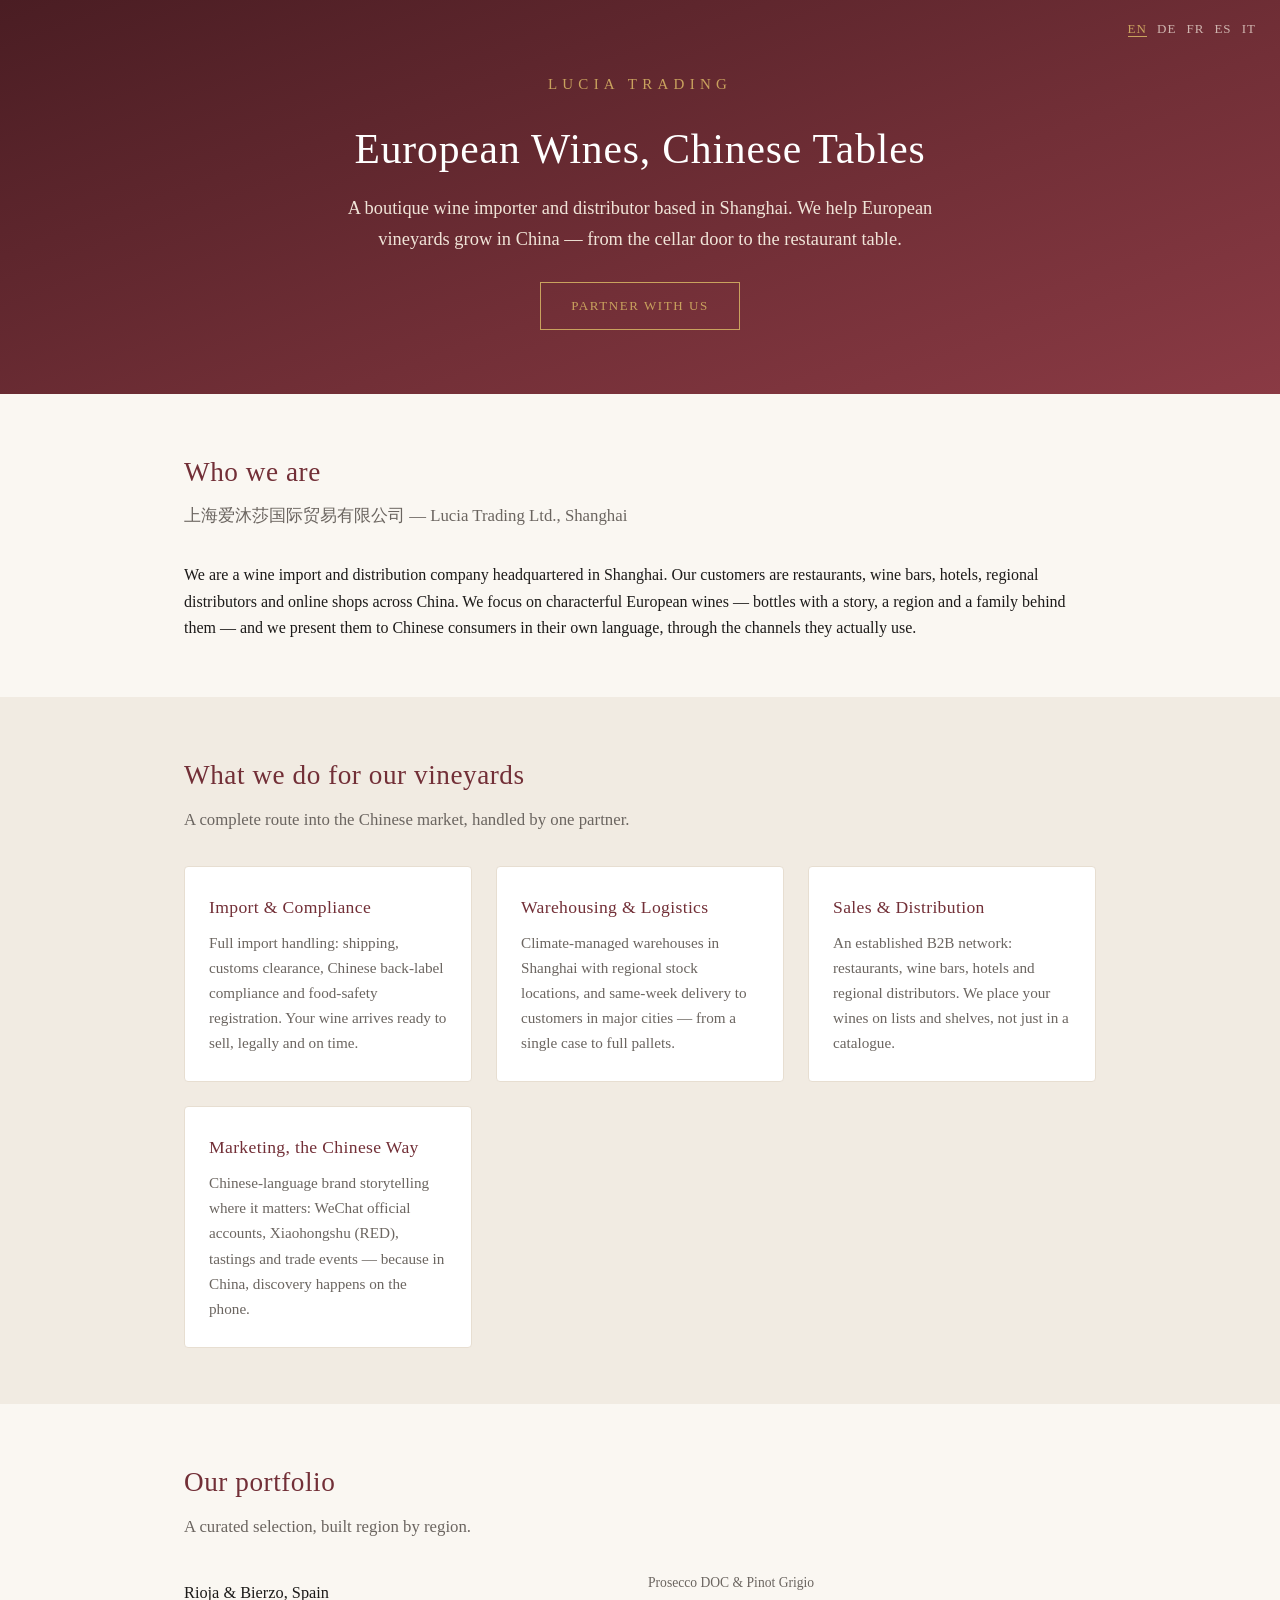
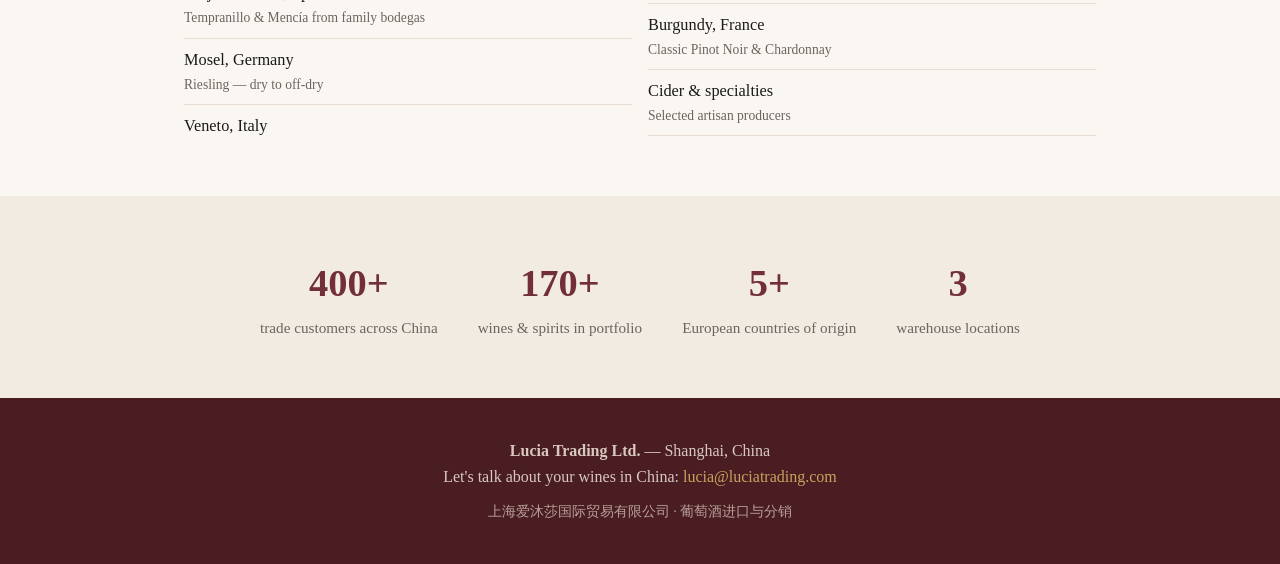
<file: site/index.html>
<!DOCTYPE html>
<html lang="en">
<head>
<meta charset="UTF-8">
<meta name="viewport" content="width=device-width, initial-scale=1.0">
<title>Lucia Trading — European Wines in China | Wine Importer &amp; Distributor, Shanghai</title>
<meta name="description" content="Lucia Trading is a boutique wine importer and distributor based in Shanghai, bringing European wines to the Chinese market — import, customs, warehousing, nationwide distribution and marketing.">
<link rel="stylesheet" href="style.css">
</head>
<body>

<header class="hero">
  <nav class="lang">
    <a href="./" class="current">EN</a><a href="de/">DE</a><a href="fr/">FR</a><a href="es/">ES</a><a href="it/">IT</a>
  </nav>
  <div class="wrap">
    <div class="brand">Lucia Trading</div>
    <h1>European Wines, Chinese Tables</h1>
    <p class="sub">A boutique wine importer and distributor based in Shanghai.
    We help European vineyards grow in China — from the cellar door to the
    restaurant table.</p>
    <a class="cta" href="mailto:lucia@luciatrading.com">Partner with us</a>
  </div>
</header>

<section>
  <div class="wrap">
    <h2>Who we are</h2>
    <p class="lead">上海爱沐莎国际贸易有限公司 — Lucia Trading Ltd., Shanghai</p>
    <p>We are a wine import and distribution company headquartered in Shanghai.
    Our customers are restaurants, wine bars, hotels, regional distributors and
    online shops across China. We focus on characterful European wines —
    bottles with a story, a region and a family behind them — and we present
    them to Chinese consumers in their own language, through the channels they
    actually use.</p>
  </div>
</section>

<section class="alt">
  <div class="wrap">
    <h2>What we do for our vineyards</h2>
    <p class="lead">A complete route into the Chinese market, handled by one partner.</p>
    <div class="grid">
      <div class="card">
        <h3>Import &amp; Compliance</h3>
        <p>Full import handling: shipping, customs clearance, Chinese back-label
        compliance and food-safety registration. Your wine arrives ready to sell,
        legally and on time.</p>
      </div>
      <div class="card">
        <h3>Warehousing &amp; Logistics</h3>
        <p>Climate-managed warehouses in Shanghai with regional stock locations,
        and same-week delivery to customers in major cities — from a single case
        to full pallets.</p>
      </div>
      <div class="card">
        <h3>Sales &amp; Distribution</h3>
        <p>An established B2B network: restaurants, wine bars, hotels and
        regional distributors. We place your wines on lists and shelves, not
        just in a catalogue.</p>
      </div>
      <div class="card">
        <h3>Marketing, the Chinese Way</h3>
        <p>Chinese-language brand storytelling where it matters: WeChat
        official accounts, Xiaohongshu (RED), tastings and trade events —
        because in China, discovery happens on the phone.</p>
      </div>
    </div>
  </div>
</section>

<section>
  <div class="wrap">
    <h2>Our portfolio</h2>
    <p class="lead">A curated selection, built region by region.</p>
    <ul class="regions">
      <li>Rioja &amp; Bierzo, Spain <small>Tempranillo &amp; Mencía from family bodegas</small></li>
      <li>Mosel, Germany <small>Riesling — dry to off-dry</small></li>
      <li>Veneto, Italy <small>Prosecco DOC &amp; Pinot Grigio</small></li>
      <li>Burgundy, France <small>Classic Pinot Noir &amp; Chardonnay</small></li>
      <li>Cider &amp; specialties <small>Selected artisan producers</small></li>
    </ul>
  </div>
</section>

<section class="alt">
  <div class="wrap">
    <div class="stats">
      <div class="stat"><b>400+</b><span>trade customers across China</span></div>
      <div class="stat"><b>170+</b><span>wines &amp; spirits in portfolio</span></div>
      <div class="stat"><b>5+</b><span>European countries of origin</span></div>
      <div class="stat"><b>3</b><span>warehouse locations</span></div>
    </div>
  </div>
</section>

<footer>
  <div class="wrap">
    <p><b>Lucia Trading Ltd.</b> — Shanghai, China</p>
    <p>Let's talk about your wines in China:
      <a href="mailto:lucia@luciatrading.com">lucia@luciatrading.com</a></p>
    <p class="cn">上海爱沐莎国际贸易有限公司 · 葡萄酒进口与分销</p>
  </div>
</footer>

</body>
</html>
</file>
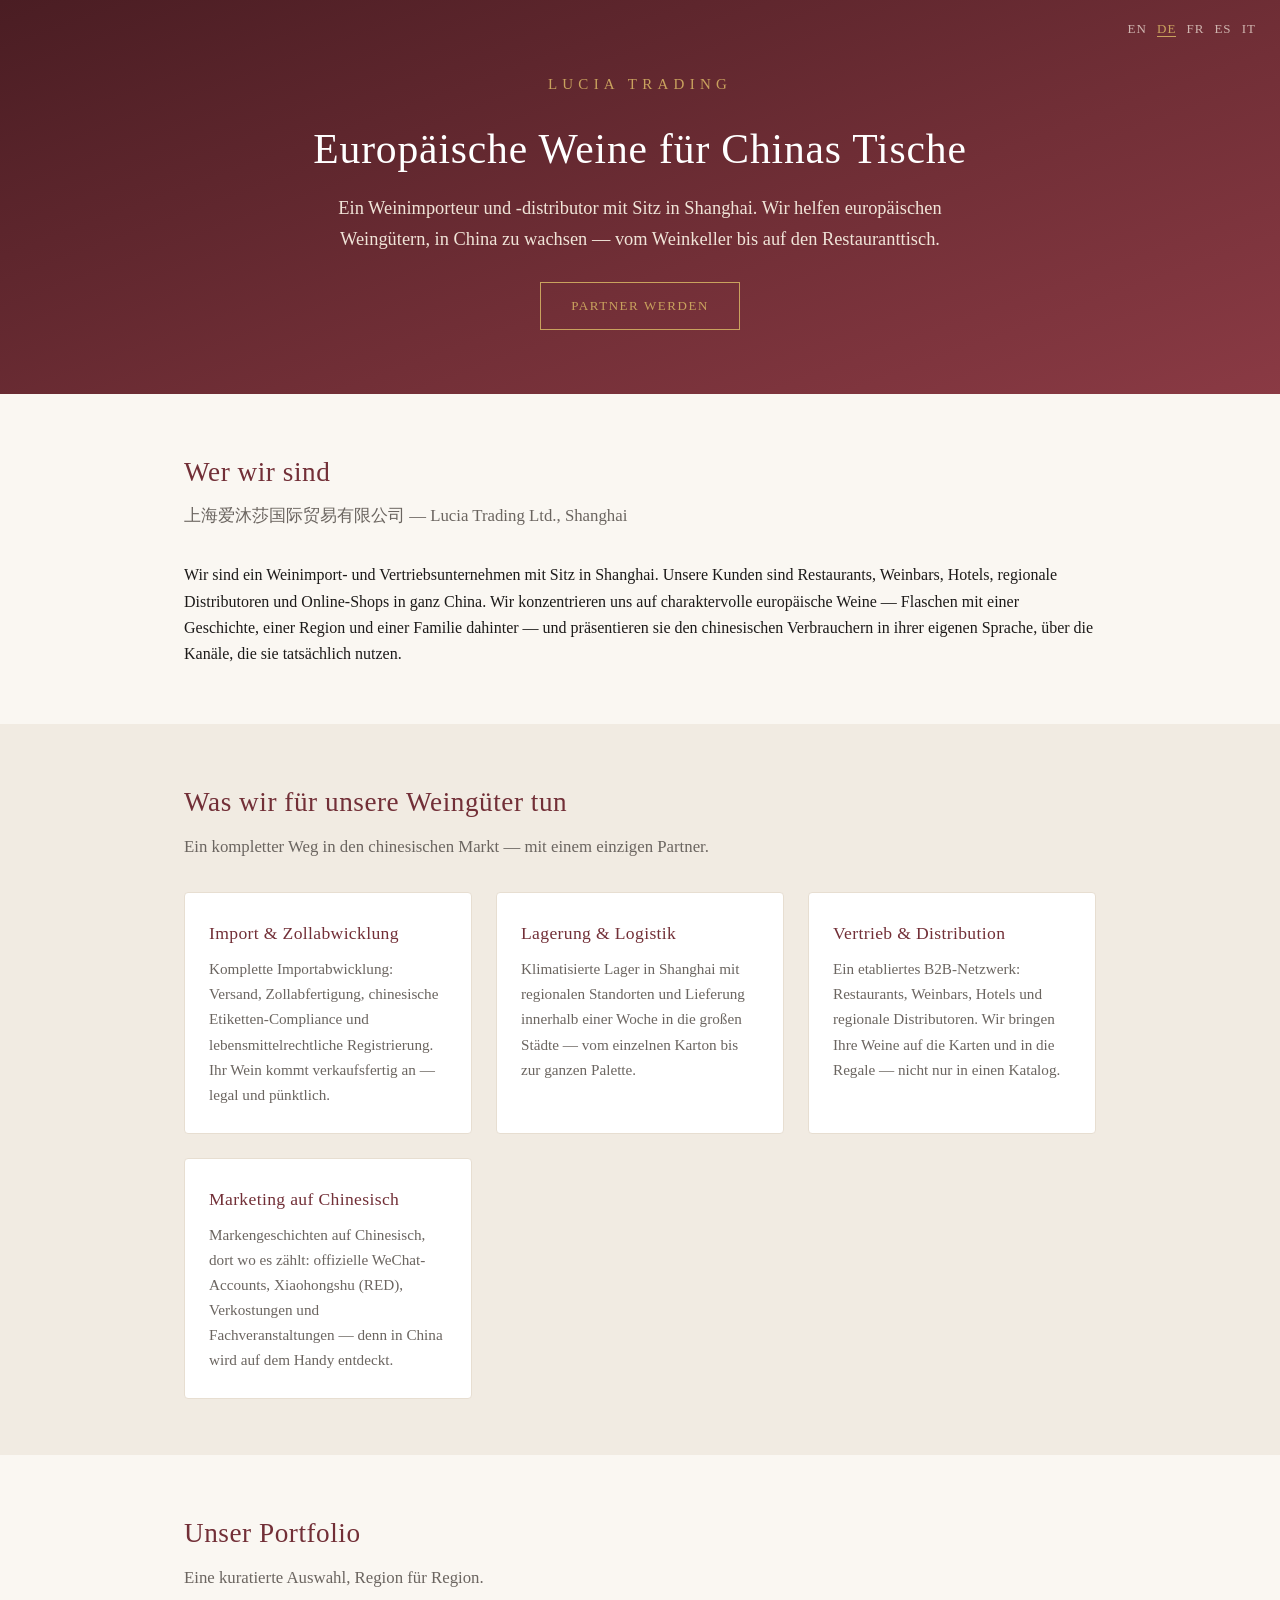
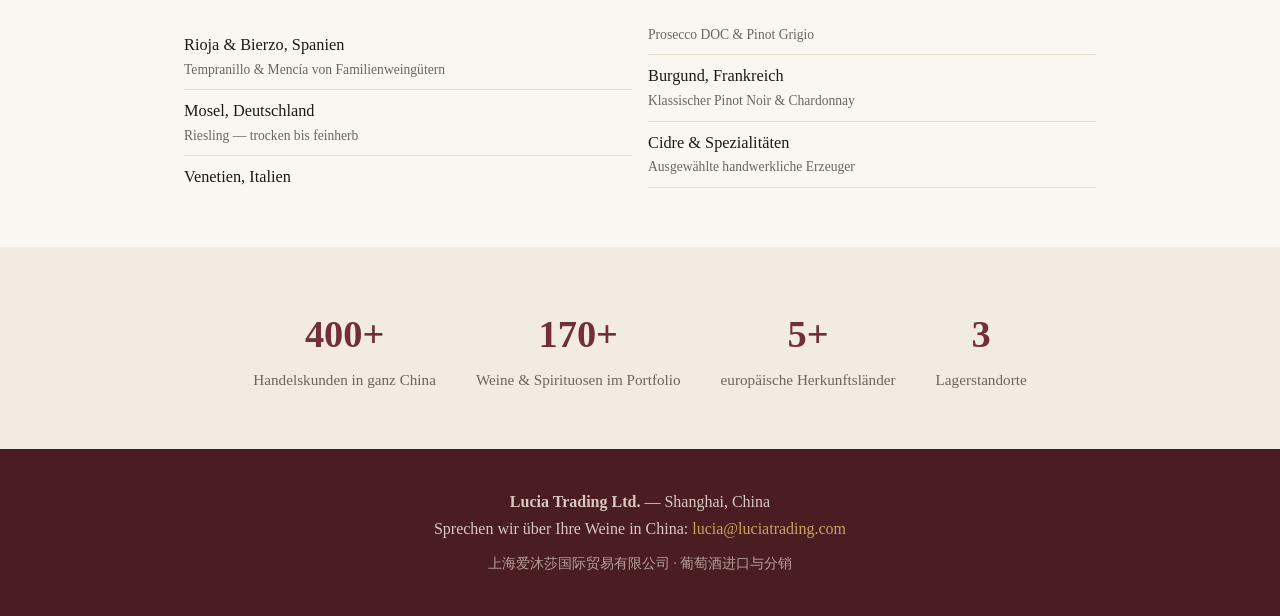
<file: site/de/index.html>
<!DOCTYPE html>
<html lang="de">
<head>
<meta charset="UTF-8">
<meta name="viewport" content="width=device-width, initial-scale=1.0">
<title>Lucia Trading — Europäische Weine in China | Weinimport &amp; Distribution, Shanghai</title>
<meta name="description" content="Lucia Trading ist ein Weinimporteur und -distributor in Shanghai und bringt europäische Weine auf den chinesischen Markt — Import, Zoll, Lagerung, landesweite Distribution und Marketing.">
<link rel="stylesheet" href="../style.css">
</head>
<body>

<header class="hero">
  <nav class="lang">
    <a href="../">EN</a><a href="./" class="current">DE</a><a href="../fr/">FR</a><a href="../es/">ES</a><a href="../it/">IT</a>
  </nav>
  <div class="wrap">
    <div class="brand">Lucia Trading</div>
    <h1>Europäische Weine für Chinas Tische</h1>
    <p class="sub">Ein Weinimporteur und -distributor mit Sitz in Shanghai.
    Wir helfen europäischen Weingütern, in China zu wachsen — vom Weinkeller
    bis auf den Restauranttisch.</p>
    <a class="cta" href="mailto:lucia@luciatrading.com">Partner werden</a>
  </div>
</header>

<section>
  <div class="wrap">
    <h2>Wer wir sind</h2>
    <p class="lead">上海爱沐莎国际贸易有限公司 — Lucia Trading Ltd., Shanghai</p>
    <p>Wir sind ein Weinimport- und Vertriebsunternehmen mit Sitz in Shanghai.
    Unsere Kunden sind Restaurants, Weinbars, Hotels, regionale Distributoren
    und Online-Shops in ganz China. Wir konzentrieren uns auf charaktervolle
    europäische Weine — Flaschen mit einer Geschichte, einer Region und einer
    Familie dahinter — und präsentieren sie den chinesischen Verbrauchern in
    ihrer eigenen Sprache, über die Kanäle, die sie tatsächlich nutzen.</p>
  </div>
</section>

<section class="alt">
  <div class="wrap">
    <h2>Was wir für unsere Weingüter tun</h2>
    <p class="lead">Ein kompletter Weg in den chinesischen Markt — mit einem einzigen Partner.</p>
    <div class="grid">
      <div class="card">
        <h3>Import &amp; Zollabwicklung</h3>
        <p>Komplette Importabwicklung: Versand, Zollabfertigung, chinesische
        Etiketten-Compliance und lebensmittelrechtliche Registrierung. Ihr Wein
        kommt verkaufsfertig an — legal und pünktlich.</p>
      </div>
      <div class="card">
        <h3>Lagerung &amp; Logistik</h3>
        <p>Klimatisierte Lager in Shanghai mit regionalen Standorten und
        Lieferung innerhalb einer Woche in die großen Städte — vom einzelnen
        Karton bis zur ganzen Palette.</p>
      </div>
      <div class="card">
        <h3>Vertrieb &amp; Distribution</h3>
        <p>Ein etabliertes B2B-Netzwerk: Restaurants, Weinbars, Hotels und
        regionale Distributoren. Wir bringen Ihre Weine auf die Karten und in
        die Regale — nicht nur in einen Katalog.</p>
      </div>
      <div class="card">
        <h3>Marketing auf Chinesisch</h3>
        <p>Markengeschichten auf Chinesisch, dort wo es zählt: offizielle
        WeChat-Accounts, Xiaohongshu (RED), Verkostungen und
        Fachveranstaltungen — denn in China wird auf dem Handy entdeckt.</p>
      </div>
    </div>
  </div>
</section>

<section>
  <div class="wrap">
    <h2>Unser Portfolio</h2>
    <p class="lead">Eine kuratierte Auswahl, Region für Region.</p>
    <ul class="regions">
      <li>Rioja &amp; Bierzo, Spanien <small>Tempranillo &amp; Mencía von Familienweingütern</small></li>
      <li>Mosel, Deutschland <small>Riesling — trocken bis feinherb</small></li>
      <li>Venetien, Italien <small>Prosecco DOC &amp; Pinot Grigio</small></li>
      <li>Burgund, Frankreich <small>Klassischer Pinot Noir &amp; Chardonnay</small></li>
      <li>Cidre &amp; Spezialitäten <small>Ausgewählte handwerkliche Erzeuger</small></li>
    </ul>
  </div>
</section>

<section class="alt">
  <div class="wrap">
    <div class="stats">
      <div class="stat"><b>400+</b><span>Handelskunden in ganz China</span></div>
      <div class="stat"><b>170+</b><span>Weine &amp; Spirituosen im Portfolio</span></div>
      <div class="stat"><b>5+</b><span>europäische Herkunftsländer</span></div>
      <div class="stat"><b>3</b><span>Lagerstandorte</span></div>
    </div>
  </div>
</section>

<footer>
  <div class="wrap">
    <p><b>Lucia Trading Ltd.</b> — Shanghai, China</p>
    <p>Sprechen wir über Ihre Weine in China:
      <a href="mailto:lucia@luciatrading.com">lucia@luciatrading.com</a></p>
    <p class="cn">上海爱沐莎国际贸易有限公司 · 葡萄酒进口与分销</p>
  </div>
</footer>

</body>
</html>
</file>
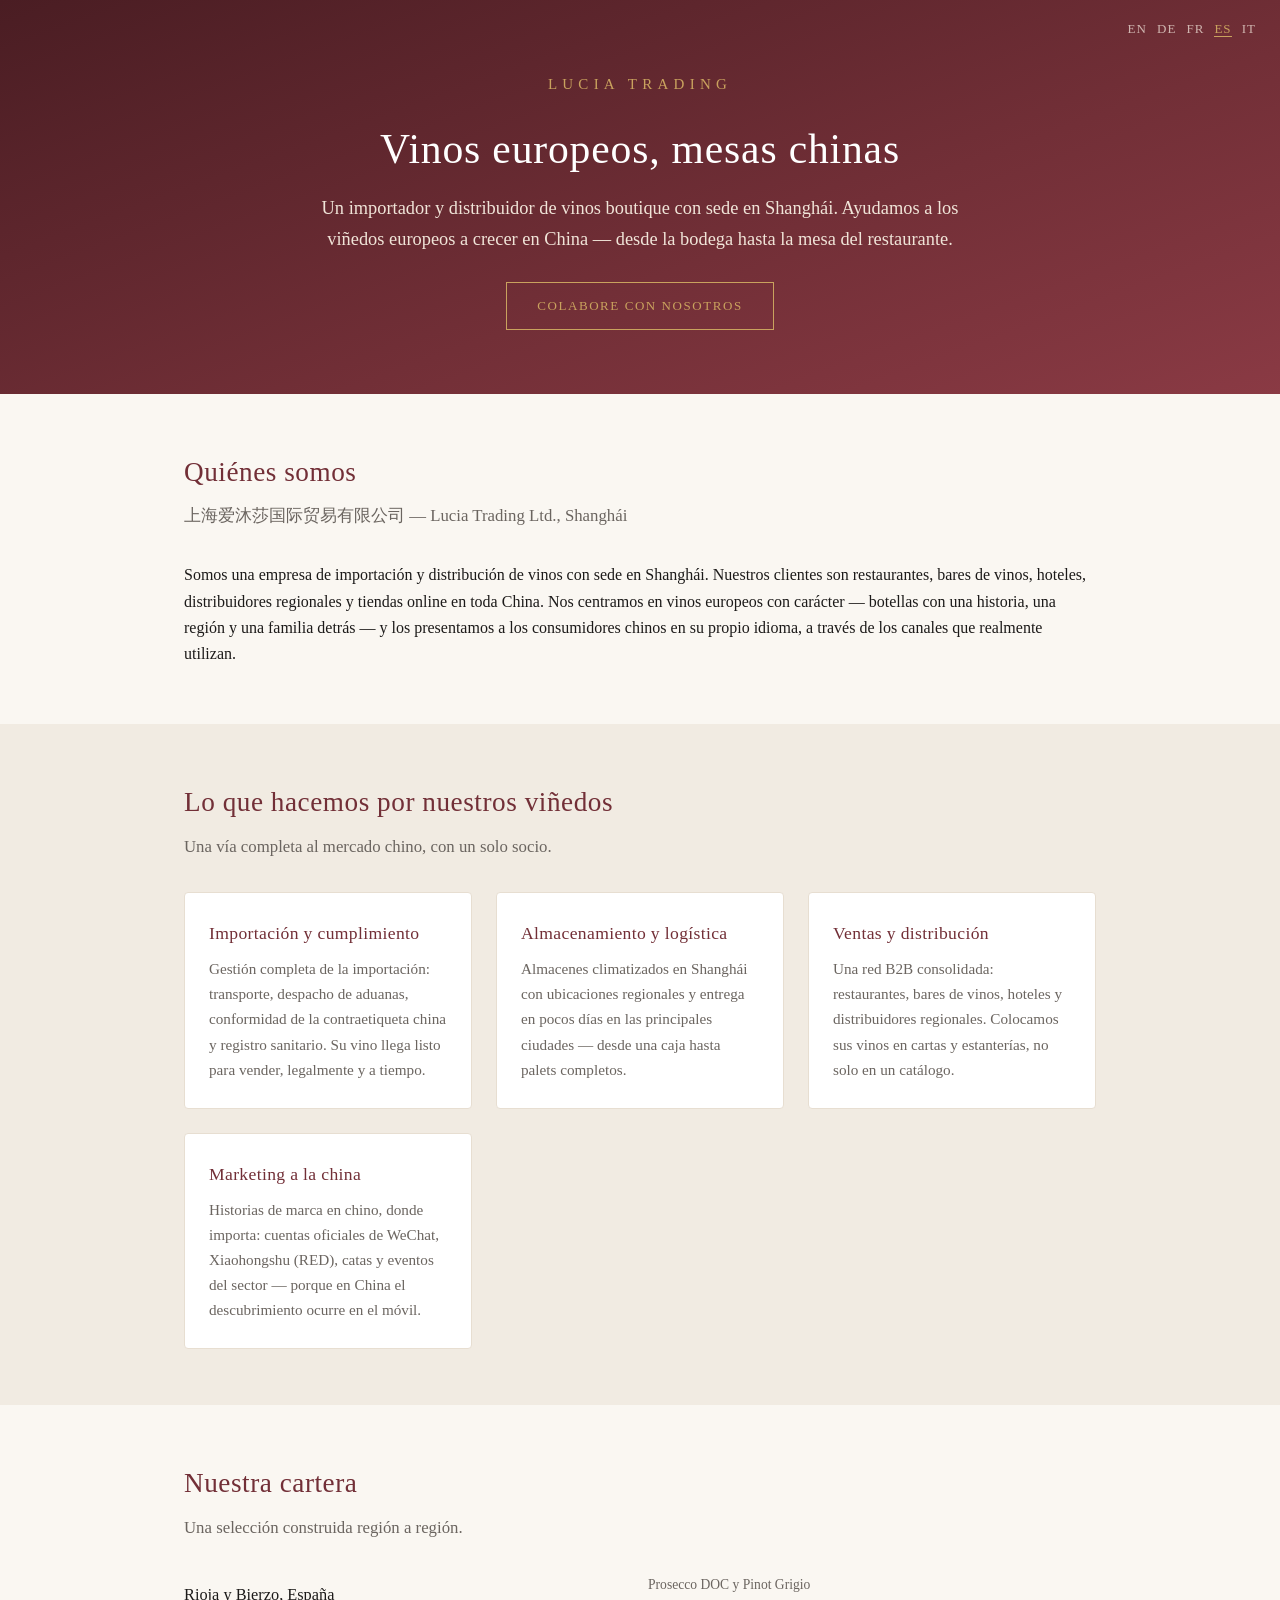
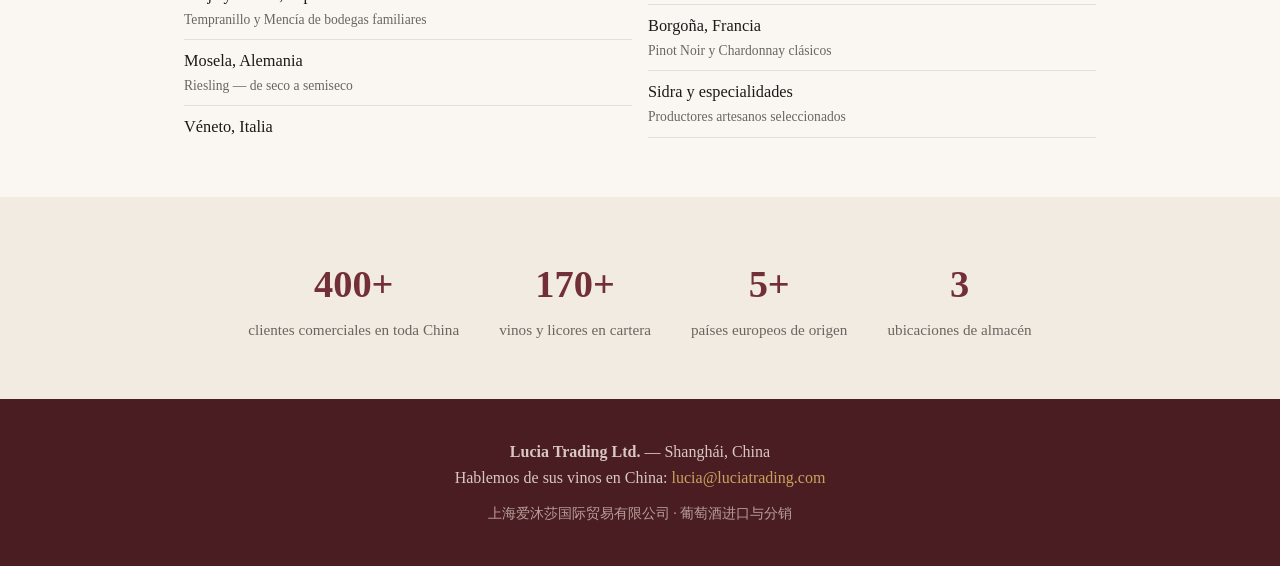
<file: site/es/index.html>
<!DOCTYPE html>
<html lang="es">
<head>
<meta charset="UTF-8">
<meta name="viewport" content="width=device-width, initial-scale=1.0">
<title>Lucia Trading — Vinos europeos en China | Importador &amp; Distribuidor de vinos, Shanghái</title>
<meta name="description" content="Lucia Trading es un importador y distribuidor de vinos con sede en Shanghái que lleva los vinos europeos al mercado chino — importación, aduanas, almacenamiento, distribución nacional y marketing.">
<link rel="stylesheet" href="../style.css">
</head>
<body>

<header class="hero">
  <nav class="lang">
    <a href="../">EN</a><a href="../de/">DE</a><a href="../fr/">FR</a><a href="./" class="current">ES</a><a href="../it/">IT</a>
  </nav>
  <div class="wrap">
    <div class="brand">Lucia Trading</div>
    <h1>Vinos europeos, mesas chinas</h1>
    <p class="sub">Un importador y distribuidor de vinos boutique con sede en
    Shanghái. Ayudamos a los viñedos europeos a crecer en China — desde la
    bodega hasta la mesa del restaurante.</p>
    <a class="cta" href="mailto:lucia@luciatrading.com">Colabore con nosotros</a>
  </div>
</header>

<section>
  <div class="wrap">
    <h2>Quiénes somos</h2>
    <p class="lead">上海爱沐莎国际贸易有限公司 — Lucia Trading Ltd., Shanghái</p>
    <p>Somos una empresa de importación y distribución de vinos con sede en
    Shanghái. Nuestros clientes son restaurantes, bares de vinos, hoteles,
    distribuidores regionales y tiendas online en toda China. Nos centramos en
    vinos europeos con carácter — botellas con una historia, una región y una
    familia detrás — y los presentamos a los consumidores chinos en su propio
    idioma, a través de los canales que realmente utilizan.</p>
  </div>
</section>

<section class="alt">
  <div class="wrap">
    <h2>Lo que hacemos por nuestros viñedos</h2>
    <p class="lead">Una vía completa al mercado chino, con un solo socio.</p>
    <div class="grid">
      <div class="card">
        <h3>Importación y cumplimiento</h3>
        <p>Gestión completa de la importación: transporte, despacho de aduanas,
        conformidad de la contraetiqueta china y registro sanitario. Su vino
        llega listo para vender, legalmente y a tiempo.</p>
      </div>
      <div class="card">
        <h3>Almacenamiento y logística</h3>
        <p>Almacenes climatizados en Shanghái con ubicaciones regionales y
        entrega en pocos días en las principales ciudades — desde una caja
        hasta palets completos.</p>
      </div>
      <div class="card">
        <h3>Ventas y distribución</h3>
        <p>Una red B2B consolidada: restaurantes, bares de vinos, hoteles y
        distribuidores regionales. Colocamos sus vinos en cartas y estanterías,
        no solo en un catálogo.</p>
      </div>
      <div class="card">
        <h3>Marketing a la china</h3>
        <p>Historias de marca en chino, donde importa: cuentas oficiales de
        WeChat, Xiaohongshu (RED), catas y eventos del sector — porque en China
        el descubrimiento ocurre en el móvil.</p>
      </div>
    </div>
  </div>
</section>

<section>
  <div class="wrap">
    <h2>Nuestra cartera</h2>
    <p class="lead">Una selección construida región a región.</p>
    <ul class="regions">
      <li>Rioja y Bierzo, España <small>Tempranillo y Mencía de bodegas familiares</small></li>
      <li>Mosela, Alemania <small>Riesling — de seco a semiseco</small></li>
      <li>Véneto, Italia <small>Prosecco DOC y Pinot Grigio</small></li>
      <li>Borgoña, Francia <small>Pinot Noir y Chardonnay clásicos</small></li>
      <li>Sidra y especialidades <small>Productores artesanos seleccionados</small></li>
    </ul>
  </div>
</section>

<section class="alt">
  <div class="wrap">
    <div class="stats">
      <div class="stat"><b>400+</b><span>clientes comerciales en toda China</span></div>
      <div class="stat"><b>170+</b><span>vinos y licores en cartera</span></div>
      <div class="stat"><b>5+</b><span>países europeos de origen</span></div>
      <div class="stat"><b>3</b><span>ubicaciones de almacén</span></div>
    </div>
  </div>
</section>

<footer>
  <div class="wrap">
    <p><b>Lucia Trading Ltd.</b> — Shanghái, China</p>
    <p>Hablemos de sus vinos en China:
      <a href="mailto:lucia@luciatrading.com">lucia@luciatrading.com</a></p>
    <p class="cn">上海爱沐莎国际贸易有限公司 · 葡萄酒进口与分销</p>
  </div>
</footer>

</body>
</html>
</file>
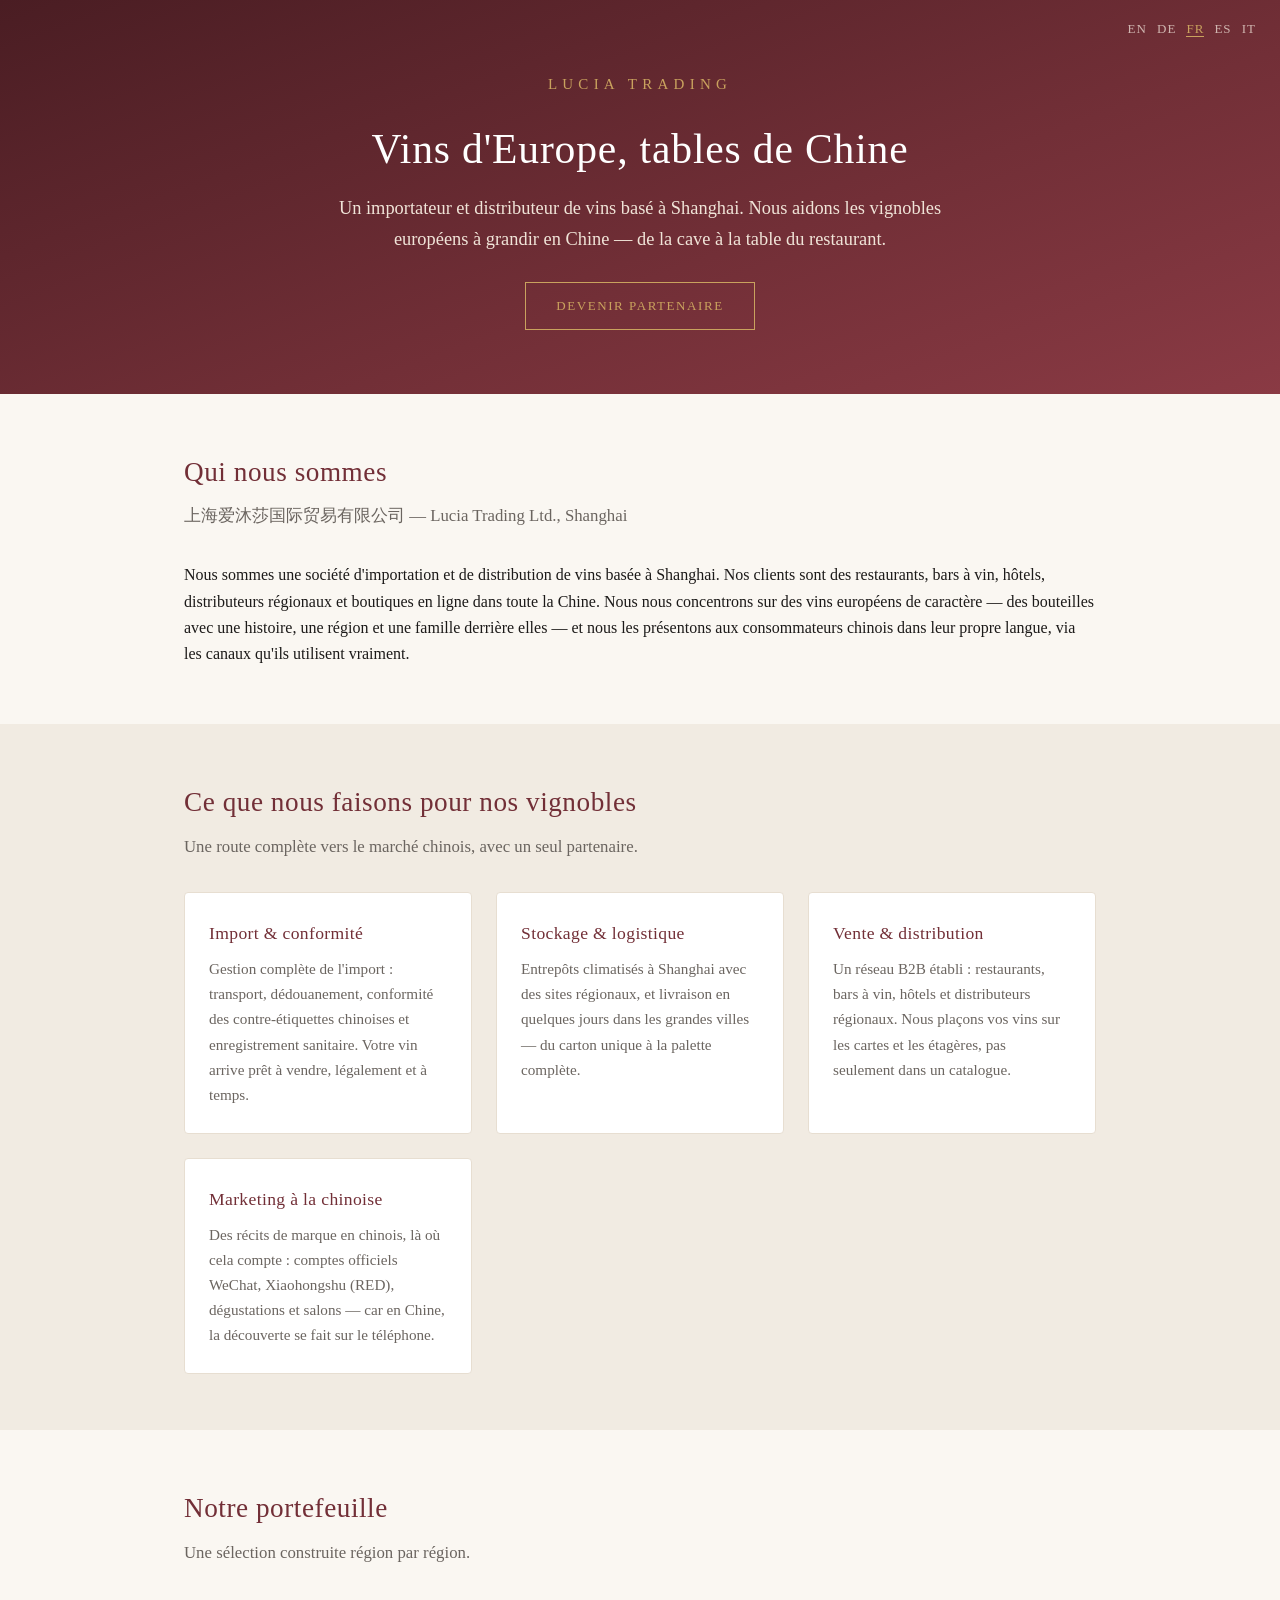
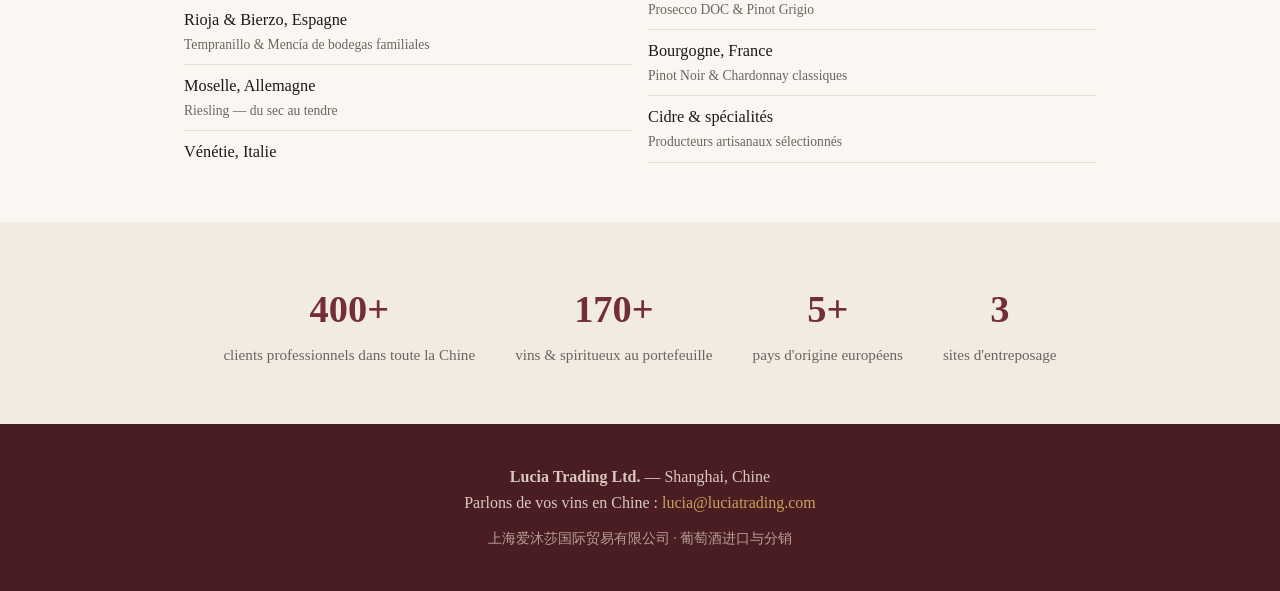
<file: site/fr/index.html>
<!DOCTYPE html>
<html lang="fr">
<head>
<meta charset="UTF-8">
<meta name="viewport" content="width=device-width, initial-scale=1.0">
<title>Lucia Trading — Vins d'Europe en Chine | Importateur &amp; Distributeur de vins, Shanghai</title>
<meta name="description" content="Lucia Trading est un importateur et distributeur de vins basé à Shanghai, qui apporte les vins européens sur le marché chinois — import, douanes, stockage, distribution nationale et marketing.">
<link rel="stylesheet" href="../style.css">
</head>
<body>

<header class="hero">
  <nav class="lang">
    <a href="../">EN</a><a href="../de/">DE</a><a href="./" class="current">FR</a><a href="../es/">ES</a><a href="../it/">IT</a>
  </nav>
  <div class="wrap">
    <div class="brand">Lucia Trading</div>
    <h1>Vins d'Europe, tables de Chine</h1>
    <p class="sub">Un importateur et distributeur de vins basé à Shanghai.
    Nous aidons les vignobles européens à grandir en Chine — de la cave à la
    table du restaurant.</p>
    <a class="cta" href="mailto:lucia@luciatrading.com">Devenir partenaire</a>
  </div>
</header>

<section>
  <div class="wrap">
    <h2>Qui nous sommes</h2>
    <p class="lead">上海爱沐莎国际贸易有限公司 — Lucia Trading Ltd., Shanghai</p>
    <p>Nous sommes une société d'importation et de distribution de vins basée
    à Shanghai. Nos clients sont des restaurants, bars à vin, hôtels,
    distributeurs régionaux et boutiques en ligne dans toute la Chine. Nous
    nous concentrons sur des vins européens de caractère — des bouteilles avec
    une histoire, une région et une famille derrière elles — et nous les
    présentons aux consommateurs chinois dans leur propre langue, via les
    canaux qu'ils utilisent vraiment.</p>
  </div>
</section>

<section class="alt">
  <div class="wrap">
    <h2>Ce que nous faisons pour nos vignobles</h2>
    <p class="lead">Une route complète vers le marché chinois, avec un seul partenaire.</p>
    <div class="grid">
      <div class="card">
        <h3>Import &amp; conformité</h3>
        <p>Gestion complète de l'import : transport, dédouanement, conformité
        des contre-étiquettes chinoises et enregistrement sanitaire. Votre vin
        arrive prêt à vendre, légalement et à temps.</p>
      </div>
      <div class="card">
        <h3>Stockage &amp; logistique</h3>
        <p>Entrepôts climatisés à Shanghai avec des sites régionaux, et
        livraison en quelques jours dans les grandes villes — du carton unique
        à la palette complète.</p>
      </div>
      <div class="card">
        <h3>Vente &amp; distribution</h3>
        <p>Un réseau B2B établi : restaurants, bars à vin, hôtels et
        distributeurs régionaux. Nous plaçons vos vins sur les cartes et les
        étagères, pas seulement dans un catalogue.</p>
      </div>
      <div class="card">
        <h3>Marketing à la chinoise</h3>
        <p>Des récits de marque en chinois, là où cela compte : comptes
        officiels WeChat, Xiaohongshu (RED), dégustations et salons —
        car en Chine, la découverte se fait sur le téléphone.</p>
      </div>
    </div>
  </div>
</section>

<section>
  <div class="wrap">
    <h2>Notre portefeuille</h2>
    <p class="lead">Une sélection construite région par région.</p>
    <ul class="regions">
      <li>Rioja &amp; Bierzo, Espagne <small>Tempranillo &amp; Mencía de bodegas familiales</small></li>
      <li>Moselle, Allemagne <small>Riesling — du sec au tendre</small></li>
      <li>Vénétie, Italie <small>Prosecco DOC &amp; Pinot Grigio</small></li>
      <li>Bourgogne, France <small>Pinot Noir &amp; Chardonnay classiques</small></li>
      <li>Cidre &amp; spécialités <small>Producteurs artisanaux sélectionnés</small></li>
    </ul>
  </div>
</section>

<section class="alt">
  <div class="wrap">
    <div class="stats">
      <div class="stat"><b>400+</b><span>clients professionnels dans toute la Chine</span></div>
      <div class="stat"><b>170+</b><span>vins &amp; spiritueux au portefeuille</span></div>
      <div class="stat"><b>5+</b><span>pays d'origine européens</span></div>
      <div class="stat"><b>3</b><span>sites d'entreposage</span></div>
    </div>
  </div>
</section>

<footer>
  <div class="wrap">
    <p><b>Lucia Trading Ltd.</b> — Shanghai, Chine</p>
    <p>Parlons de vos vins en Chine :
      <a href="mailto:lucia@luciatrading.com">lucia@luciatrading.com</a></p>
    <p class="cn">上海爱沐莎国际贸易有限公司 · 葡萄酒进口与分销</p>
  </div>
</footer>

</body>
</html>
</file>
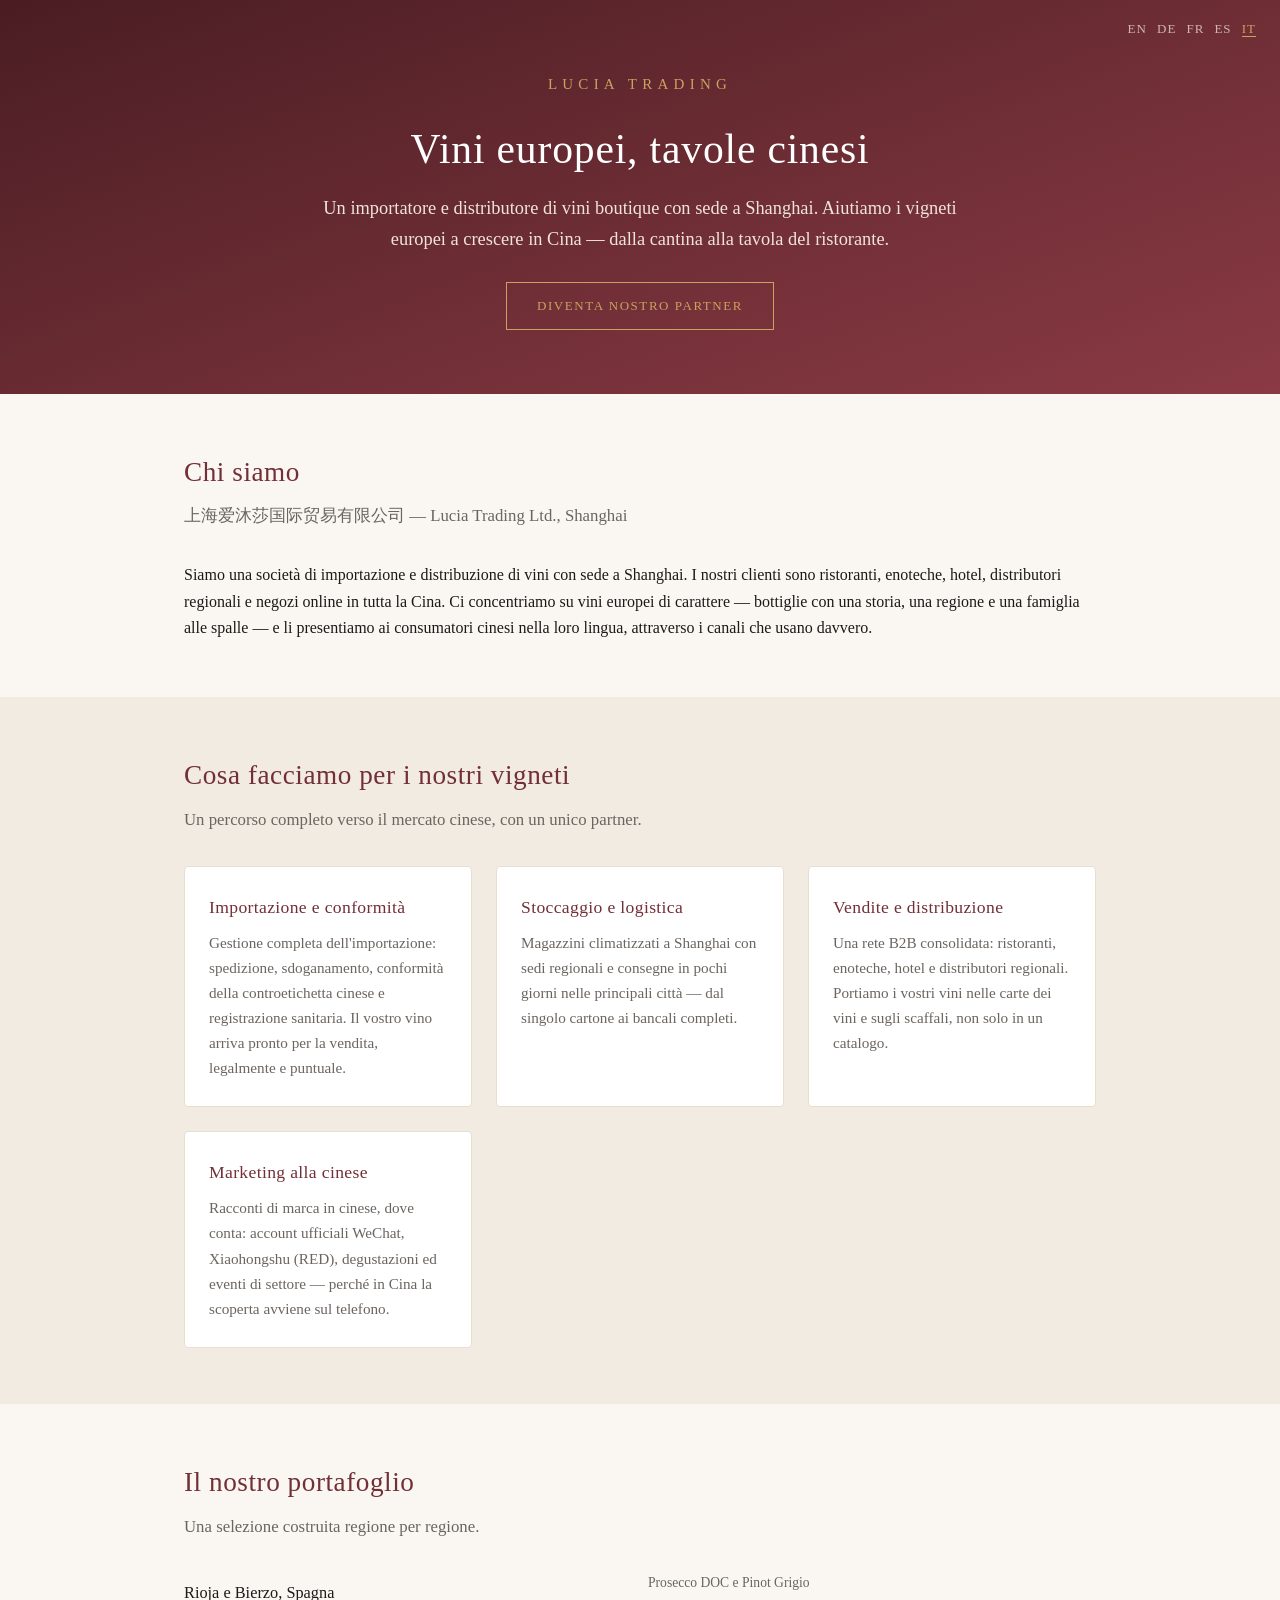
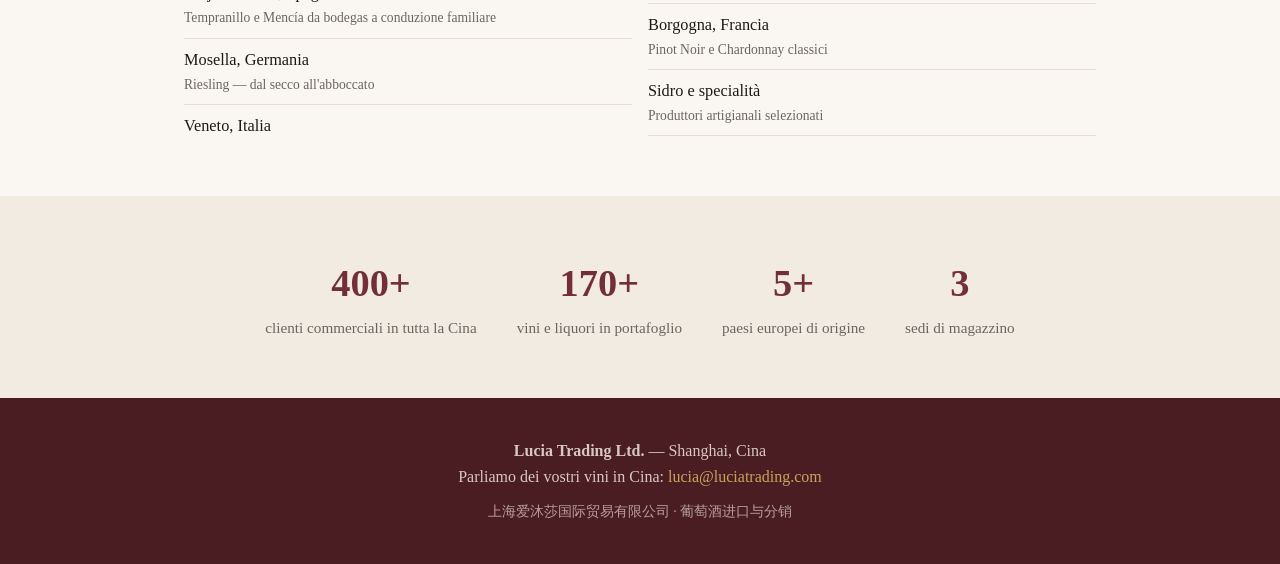
<file: site/it/index.html>
<!DOCTYPE html>
<html lang="it">
<head>
<meta charset="UTF-8">
<meta name="viewport" content="width=device-width, initial-scale=1.0">
<title>Lucia Trading — Vini europei in Cina | Importatore &amp; Distributore di vini, Shanghai</title>
<meta name="description" content="Lucia Trading è un importatore e distributore di vini con sede a Shanghai che porta i vini europei sul mercato cinese — importazione, dogane, stoccaggio, distribuzione nazionale e marketing.">
<link rel="stylesheet" href="../style.css">
</head>
<body>

<header class="hero">
  <nav class="lang">
    <a href="../">EN</a><a href="../de/">DE</a><a href="../fr/">FR</a><a href="../es/">ES</a><a href="./" class="current">IT</a>
  </nav>
  <div class="wrap">
    <div class="brand">Lucia Trading</div>
    <h1>Vini europei, tavole cinesi</h1>
    <p class="sub">Un importatore e distributore di vini boutique con sede a
    Shanghai. Aiutiamo i vigneti europei a crescere in Cina — dalla cantina
    alla tavola del ristorante.</p>
    <a class="cta" href="mailto:lucia@luciatrading.com">Diventa nostro partner</a>
  </div>
</header>

<section>
  <div class="wrap">
    <h2>Chi siamo</h2>
    <p class="lead">上海爱沐莎国际贸易有限公司 — Lucia Trading Ltd., Shanghai</p>
    <p>Siamo una società di importazione e distribuzione di vini con sede a
    Shanghai. I nostri clienti sono ristoranti, enoteche, hotel, distributori
    regionali e negozi online in tutta la Cina. Ci concentriamo su vini europei
    di carattere — bottiglie con una storia, una regione e una famiglia alle
    spalle — e li presentiamo ai consumatori cinesi nella loro lingua,
    attraverso i canali che usano davvero.</p>
  </div>
</section>

<section class="alt">
  <div class="wrap">
    <h2>Cosa facciamo per i nostri vigneti</h2>
    <p class="lead">Un percorso completo verso il mercato cinese, con un unico partner.</p>
    <div class="grid">
      <div class="card">
        <h3>Importazione e conformità</h3>
        <p>Gestione completa dell'importazione: spedizione, sdoganamento,
        conformità della controetichetta cinese e registrazione sanitaria.
        Il vostro vino arriva pronto per la vendita, legalmente e puntuale.</p>
      </div>
      <div class="card">
        <h3>Stoccaggio e logistica</h3>
        <p>Magazzini climatizzati a Shanghai con sedi regionali e consegne in
        pochi giorni nelle principali città — dal singolo cartone ai bancali
        completi.</p>
      </div>
      <div class="card">
        <h3>Vendite e distribuzione</h3>
        <p>Una rete B2B consolidata: ristoranti, enoteche, hotel e distributori
        regionali. Portiamo i vostri vini nelle carte dei vini e sugli
        scaffali, non solo in un catalogo.</p>
      </div>
      <div class="card">
        <h3>Marketing alla cinese</h3>
        <p>Racconti di marca in cinese, dove conta: account ufficiali WeChat,
        Xiaohongshu (RED), degustazioni ed eventi di settore — perché in Cina
        la scoperta avviene sul telefono.</p>
      </div>
    </div>
  </div>
</section>

<section>
  <div class="wrap">
    <h2>Il nostro portafoglio</h2>
    <p class="lead">Una selezione costruita regione per regione.</p>
    <ul class="regions">
      <li>Rioja e Bierzo, Spagna <small>Tempranillo e Mencía da bodegas a conduzione familiare</small></li>
      <li>Mosella, Germania <small>Riesling — dal secco all'abboccato</small></li>
      <li>Veneto, Italia <small>Prosecco DOC e Pinot Grigio</small></li>
      <li>Borgogna, Francia <small>Pinot Noir e Chardonnay classici</small></li>
      <li>Sidro e specialità <small>Produttori artigianali selezionati</small></li>
    </ul>
  </div>
</section>

<section class="alt">
  <div class="wrap">
    <div class="stats">
      <div class="stat"><b>400+</b><span>clienti commerciali in tutta la Cina</span></div>
      <div class="stat"><b>170+</b><span>vini e liquori in portafoglio</span></div>
      <div class="stat"><b>5+</b><span>paesi europei di origine</span></div>
      <div class="stat"><b>3</b><span>sedi di magazzino</span></div>
    </div>
  </div>
</section>

<footer>
  <div class="wrap">
    <p><b>Lucia Trading Ltd.</b> — Shanghai, Cina</p>
    <p>Parliamo dei vostri vini in Cina:
      <a href="mailto:lucia@luciatrading.com">lucia@luciatrading.com</a></p>
    <p class="cn">上海爱沐莎国际贸易有限公司 · 葡萄酒进口与分销</p>
  </div>
</footer>

</body>
</html>
</file>
<file: site/style.css>
:root {
  --wine: #722f37;
  --wine-dark: #4a1d23;
  --gold: #c9a25e;
  --ink: #1c1a19;
  --paper: #faf7f2;
  --muted: #6b6560;
}
* { box-sizing: border-box; margin: 0; padding: 0; }
body {
  font-family: Georgia, "Times New Roman", serif;
  color: var(--ink);
  background: var(--paper);
  line-height: 1.65;
}
h1, h2, h3 { font-weight: normal; letter-spacing: .02em; }
.wrap { max-width: 960px; margin: 0 auto; padding: 0 24px; }

/* language switcher */
.lang {
  position: absolute; top: 18px; right: 24px;
  font-size: 13px; letter-spacing: .08em;
}
.lang a { color: #e8d8cf; text-decoration: none; margin-left: 10px; opacity: .8; }
.lang a:hover { opacity: 1; text-decoration: underline; }
.lang a.current { color: var(--gold); opacity: 1; border-bottom: 1px solid var(--gold); }

/* hero */
header.hero {
  position: relative;
  background: linear-gradient(160deg, var(--wine-dark) 0%, var(--wine) 60%, #8a3a44 100%);
  color: #fff;
  padding: 72px 0 64px;
  text-align: center;
}
.hero .brand { font-size: 15px; letter-spacing: .35em; text-transform: uppercase; color: var(--gold); }
.hero h1 { font-size: 2.6rem; margin: 18px 0 10px; }
.hero p.sub { font-size: 1.15rem; color: #f0e4d8; max-width: 640px; margin: 0 auto; }
.hero .cta {
  display: inline-block; margin-top: 28px; padding: 12px 30px;
  border: 1px solid var(--gold); color: var(--gold);
  text-decoration: none; letter-spacing: .12em; text-transform: uppercase; font-size: 13px;
}
.hero .cta:hover { background: var(--gold); color: var(--wine-dark); }

section { padding: 56px 0; }
section.alt { background: #f1ebe2; }
h2 { font-size: 1.7rem; color: var(--wine); margin-bottom: 8px; }
h2 + p.lead { color: var(--muted); margin-bottom: 32px; font-size: 1.05rem; }

.grid { display: grid; gap: 24px; grid-template-columns: repeat(auto-fit, minmax(240px, 1fr)); }
.card {
  background: #fff; border: 1px solid #e7ded1; border-radius: 4px;
  padding: 26px 24px;
}
.card h3 { font-size: 1.1rem; color: var(--wine); margin-bottom: 8px; }
.card p { font-size: .95rem; color: var(--muted); }

.stats { display: flex; flex-wrap: wrap; gap: 40px; justify-content: center; text-align: center; }
.stat b { display: block; font-size: 2.4rem; color: var(--wine); }
.stat span { color: var(--muted); font-size: .95rem; }

ul.regions { columns: 2; list-style: none; }
ul.regions li { padding: 8px 0; border-bottom: 1px solid #e7ded1; font-size: 1.02rem; }
ul.regions li small { color: var(--muted); display: block; font-size: .85rem; }
@media (max-width: 560px) { ul.regions { columns: 1; } }

footer {
  background: var(--wine-dark); color: #d8c8c0; padding: 40px 0; text-align: center;
}
footer a { color: var(--gold); text-decoration: none; }
footer .cn { margin-top: 10px; font-size: .9rem; color: #b79f98; }
</file>
